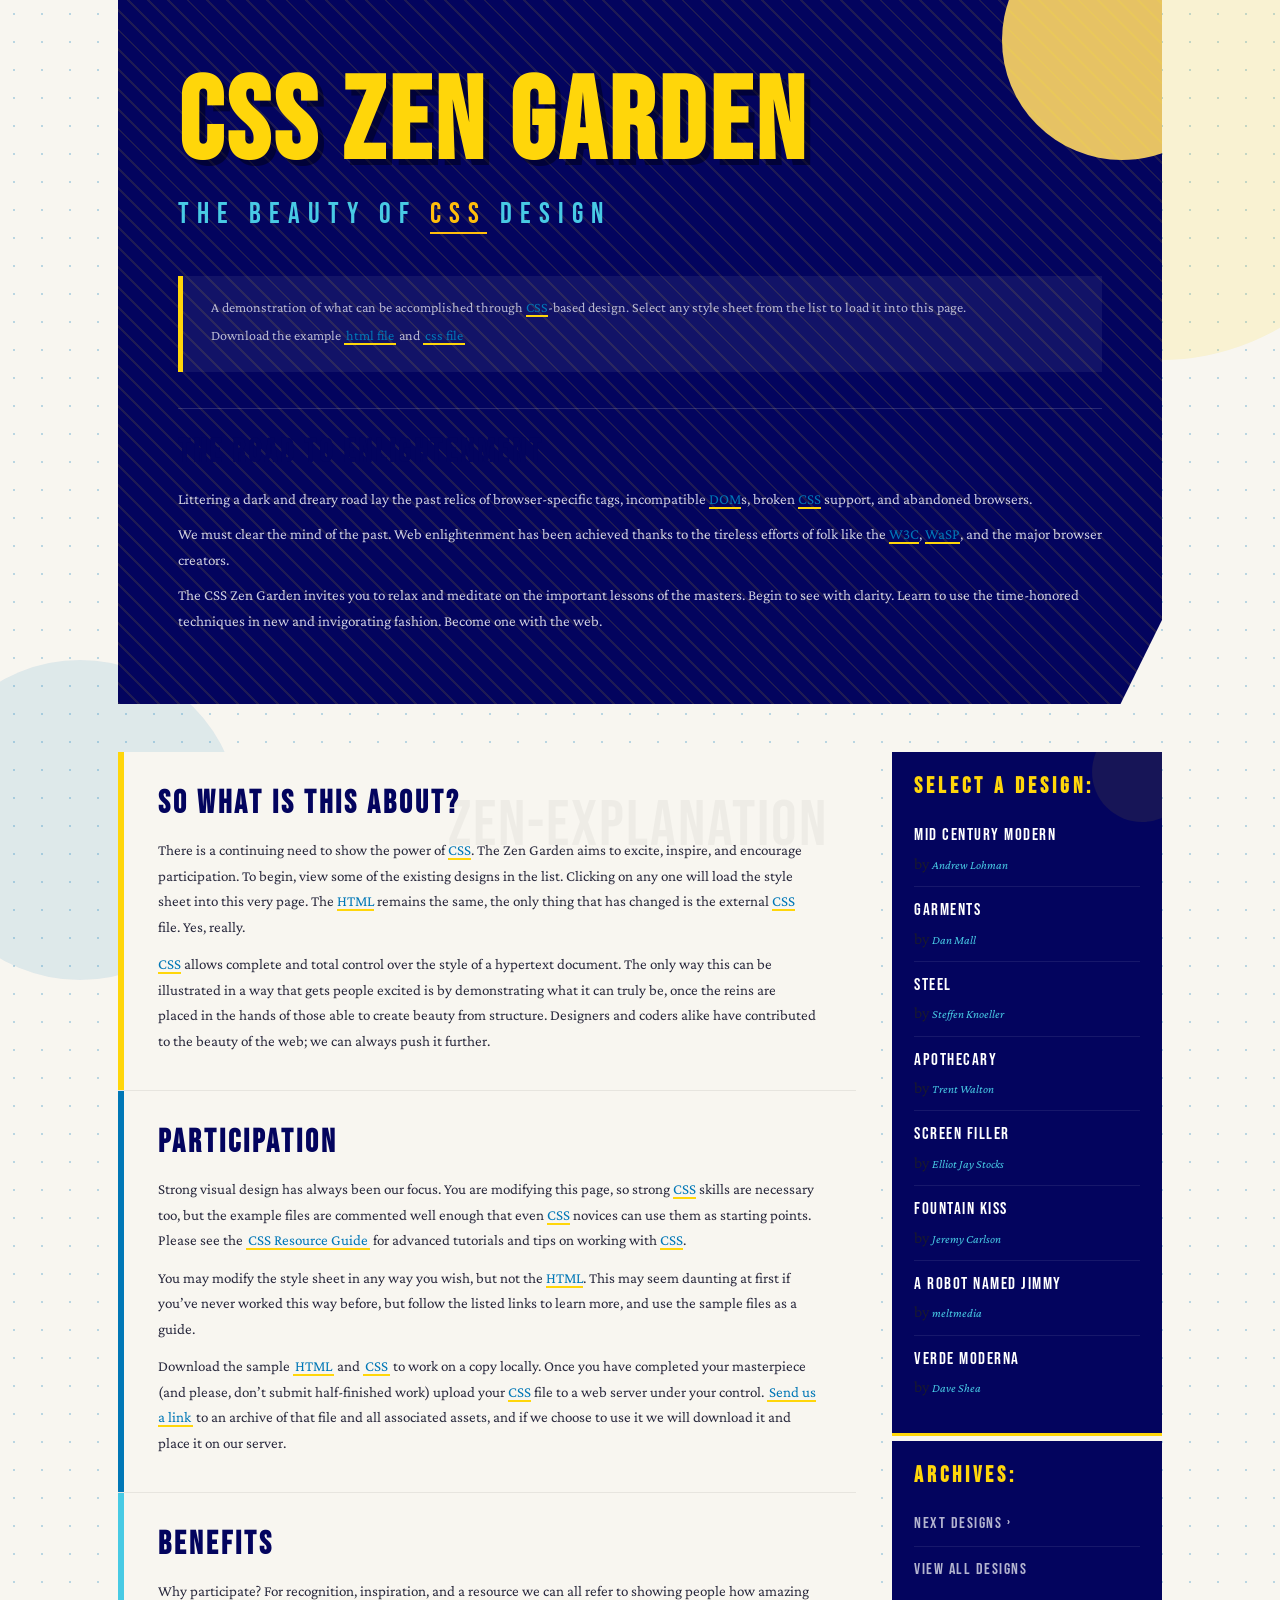
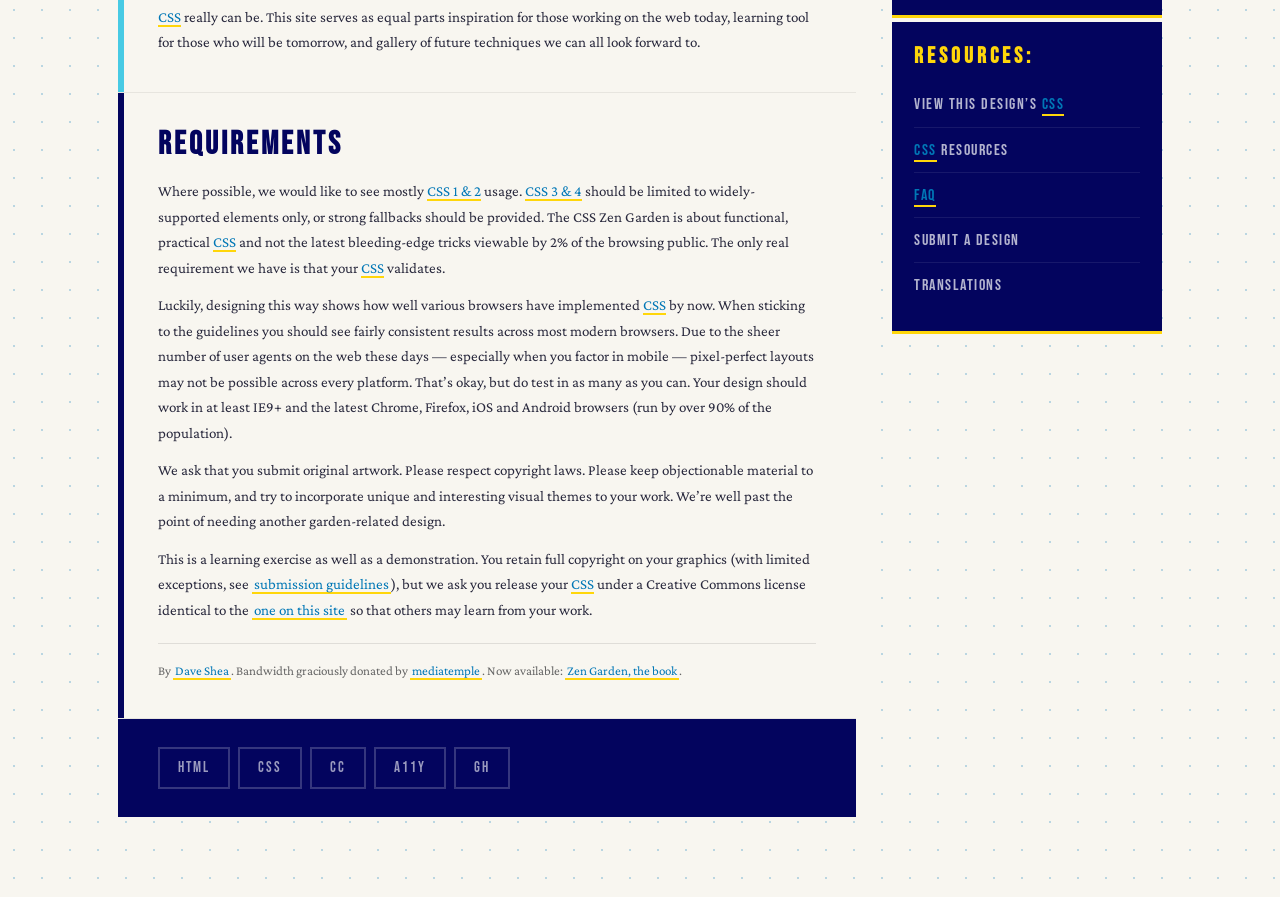
<file: cap08-09/at01.html>
<!DOCTYPE html>
<html lang="en">
<head>
	<meta charset="utf-8">
	<title>CSS Zen Garden: The Beauty of CSS Design</title>

	<link rel="stylesheet" media="screen" href="./at01.css">
	<link rel="alternate" type="application/rss+xml" title="RSS" href="http://www.csszengarden.com/zengarden.xml">

	<meta name="viewport" content="width=device-width, initial-scale=1.0">
	<meta name="author" content="Dave Shea">
	<meta name="description" content="A demonstration of what can be accomplished visually through CSS-based design.">
	<meta name="robots" content="all">


	<!--[if lt IE 9]>
	<script src="script/html5shiv.js"></script>
	<![endif]-->
</head>

<!--



	View source is a feature, not a bug. Thanks for your curiosity and
	interest in participating!

	Here are the submission guidelines for the new and improved csszengarden.com:

	- CSS3? Of course! Prefix for ALL browsers where necessary.
	- go responsive; test your layout at multiple screen sizes.
	- your browser testing baseline: IE9+, recent Chrome/Firefox/Safari, and iOS/Android
	- Graceful degradation is acceptable, and in fact highly encouraged.
	- use classes for styling. Don't use ids.
	- web fonts are cool, just make sure you have a license to share the files. Hosted
	  services that are applied via the CSS file (ie. Google Fonts) will work fine, but
	  most that require custom HTML won't. TypeKit is supported, see the readme on this
	  page for usage instructions: https://github.com/mezzoblue/csszengarden.com/

	And a few tips on building your CSS file:

	- use :first-child, :last-child and :nth-child to get at non-classed elements
	- use ::before and ::after to create pseudo-elements for extra styling
	- use multiple background images to apply as many as you need to any element
	- use the Kellum Method for image replacement, if still needed. http://goo.gl/GXxdI
	- don't rely on the extra divs at the bottom. Use ::before and ::after instead.

		
-->

<body id="css-zen-garden">
<div class="page-wrapper">

	<section class="intro" id="zen-intro">
		<header role="banner">
			<h1>CSS Zen Garden</h1>
			<h2>The Beauty of <abbr title="Cascading Style Sheets">CSS</abbr> Design</h2>
		</header>

		<div class="summary" id="zen-summary" role="article">
			<p>A demonstration of what can be accomplished through <abbr title="Cascading Style Sheets">CSS</abbr>-based design. Select any style sheet from the list to load it into this page.</p>
			<p>Download the example <a href="/examples/index" title="This page's source HTML code, not to be modified.">html file</a> and <a href="/examples/style.css" title="This page's sample CSS, the file you may modify.">css file</a></p>
		</div>

		<div class="preamble" id="zen-preamble" role="article">
			<h3>The Road to Enlightenment</h3>
			<p>Littering a dark and dreary road lay the past relics of browser-specific tags, incompatible <abbr title="Document Object Model">DOM</abbr>s, broken <abbr title="Cascading Style Sheets">CSS</abbr> support, and abandoned browsers.</p>
			<p>We must clear the mind of the past. Web enlightenment has been achieved thanks to the tireless efforts of folk like the <abbr title="World Wide Web Consortium">W3C</abbr>, <abbr title="Web Standards Project">WaSP</abbr>, and the major browser creators.</p>
			<p>The CSS Zen Garden invites you to relax and meditate on the important lessons of the masters. Begin to see with clarity. Learn to use the time-honored techniques in new and invigorating fashion. Become one with the web.</p>
		</div>
	</section>

	<div class="main supporting" id="zen-supporting" role="main">
		<div class="explanation" id="zen-explanation" role="article">
			<h3>So What is This About?</h3>
			<p>There is a continuing need to show the power of <abbr title="Cascading Style Sheets">CSS</abbr>. The Zen Garden aims to excite, inspire, and encourage participation. To begin, view some of the existing designs in the list. Clicking on any one will load the style sheet into this very page. The <abbr title="HyperText Markup Language">HTML</abbr> remains the same, the only thing that has changed is the external <abbr title="Cascading Style Sheets">CSS</abbr> file. Yes, really.</p>
			<p><abbr title="Cascading Style Sheets">CSS</abbr> allows complete and total control over the style of a hypertext document. The only way this can be illustrated in a way that gets people excited is by demonstrating what it can truly be, once the reins are placed in the hands of those able to create beauty from structure. Designers and coders alike have contributed to the beauty of the web; we can always push it further.</p>
		</div>

		<div class="participation" id="zen-participation" role="article">
			<h3>Participation</h3>
			<p>Strong visual design has always been our focus. You are modifying this page, so strong <abbr title="Cascading Style Sheets">CSS</abbr> skills are necessary too, but the example files are commented well enough that even <abbr title="Cascading Style Sheets">CSS</abbr> novices can use them as starting points. Please see the <a href="/pages/resources/" title="A listing of CSS-related resources"><abbr title="Cascading Style Sheets">CSS</abbr> Resource Guide</a> for advanced tutorials and tips on working with <abbr title="Cascading Style Sheets">CSS</abbr>.</p>
			<p>You may modify the style sheet in any way you wish, but not the <abbr title="HyperText Markup Language">HTML</abbr>. This may seem daunting at first if you&#8217;ve never worked this way before, but follow the listed links to learn more, and use the sample files as a guide.</p>
			<p>Download the sample <a href="/examples/index" title="This page's source HTML code, not to be modified.">HTML</a> and <a href="/examples/style.css" title="This page's sample CSS, the file you may modify.">CSS</a> to work on a copy locally. Once you have completed your masterpiece (and please, don&#8217;t submit half-finished work) upload your <abbr title="Cascading Style Sheets">CSS</abbr> file to a web server under your control. <a href="/pages/submit/" title="Use the contact form to send us your CSS file">Send us a link</a> to an archive of that file and all associated assets, and if we choose to use it we will download it and place it on our server.</p>
		</div>

		<div class="benefits" id="zen-benefits" role="article">
			<h3>Benefits</h3>
			<p>Why participate? For recognition, inspiration, and a resource we can all refer to showing people how amazing <abbr title="Cascading Style Sheets">CSS</abbr> really can be. This site serves as equal parts inspiration for those working on the web today, learning tool for those who will be tomorrow, and gallery of future techniques we can all look forward to.</p>
		</div>

		<div class="requirements" id="zen-requirements" role="article">
			<h3>Requirements</h3>
			<p>Where possible, we would like to see mostly <abbr title="Cascading Style Sheets, levels 1 and 2">CSS 1 &amp; 2</abbr> usage. <abbr title="Cascading Style Sheets, levels 3 and 4">CSS 3 &amp; 4</abbr> should be limited to widely-supported elements only, or strong fallbacks should be provided. The CSS Zen Garden is about functional, practical <abbr title="Cascading Style Sheets">CSS</abbr> and not the latest bleeding-edge tricks viewable by 2% of the browsing public. The only real requirement we have is that your <abbr title="Cascading Style Sheets">CSS</abbr> validates.</p>
			<p>Luckily, designing this way shows how well various browsers have implemented <abbr title="Cascading Style Sheets">CSS</abbr> by now. When sticking to the guidelines you should see fairly consistent results across most modern browsers. Due to the sheer number of user agents on the web these days &#8212; especially when you factor in mobile &#8212; pixel-perfect layouts may not be possible across every platform. That&#8217;s okay, but do test in as many as you can. Your design should work in at least IE9+ and the latest Chrome, Firefox, iOS and Android browsers (run by over 90% of the population).</p>
			<p>We ask that you submit original artwork. Please respect copyright laws. Please keep objectionable material to a minimum, and try to incorporate unique and interesting visual themes to your work. We&#8217;re well past the point of needing another garden-related design.</p>
			<p>This is a learning exercise as well as a demonstration. You retain full copyright on your graphics (with limited exceptions, see <a href="/pages/submit/guidelines/">submission guidelines</a>), but we ask you release your <abbr title="Cascading Style Sheets">CSS</abbr> under a Creative Commons license identical to the <a href="http://creativecommons.org/licenses/by-nc-sa/3.0/" title="View the Zen Garden's license information.">one on this site</a> so that others may learn from your work.</p>
			<p role="contentinfo">By <a href="http://www.mezzoblue.com/">Dave Shea</a>. Bandwidth graciously donated by <a href="http://www.mediatemple.net/">mediatemple</a>. Now available: <a href="http://www.amazon.com/exec/obidos/ASIN/0321303474/mezzoblue-20/">Zen Garden, the book</a>.</p>
		</div>

		<footer>
			<a href="http://validator.w3.org/check/referer" title="Check the validity of this site&#8217;s HTML" class="zen-validate-html">HTML</a>
			<a href="http://jigsaw.w3.org/css-validator/check/referer" title="Check the validity of this site&#8217;s CSS" class="zen-validate-css">CSS</a>
			<a href="http://creativecommons.org/licenses/by-nc-sa/3.0/" title="View the Creative Commons license of this site: Attribution-NonCommercial-ShareAlike." class="zen-license">CC</a>
			<a href="http://mezzoblue.com/zengarden/faq/#aaa" title="Read about the accessibility of this site" class="zen-accessibility">A11y</a>
			<a href="https://github.com/mezzoblue/csszengarden.com" title="Fork this site on Github" class="zen-github">GH</a>
		</footer>

	</div>


	<aside class="sidebar" role="complementary">
		<div class="wrapper">

			<div class="design-selection" id="design-selection">
				<h3 class="select">Select a Design:</h3>
				<nav role="navigation">
					<ul>
					<li>
						<a href="/221/" class="design-name">Mid Century Modern</a> by						<a href="http://andrewlohman.com/" class="designer-name">Andrew Lohman</a>
					</li>					<li>
						<a href="/220/" class="design-name">Garments</a> by						<a href="http://danielmall.com/" class="designer-name">Dan Mall</a>
					</li>					<li>
						<a href="/219/" class="design-name">Steel</a> by						<a href="http://steffen-knoeller.de" class="designer-name">Steffen Knoeller</a>
					</li>					<li>
						<a href="/218/" class="design-name">Apothecary</a> by						<a href="http://trentwalton.com" class="designer-name">Trent Walton</a>
					</li>					<li>
						<a href="/217/" class="design-name">Screen Filler</a> by						<a href="http://elliotjaystocks.com/" class="designer-name">Elliot Jay Stocks</a>
					</li>					<li>
						<a href="/216/" class="design-name">Fountain Kiss</a> by						<a href="http://jeremycarlson.com" class="designer-name">Jeremy Carlson</a>
					</li>					<li>
						<a href="/215/" class="design-name">A Robot Named Jimmy</a> by						<a href="http://meltmedia.com/" class="designer-name">meltmedia</a>
					</li>					<li>
						<a href="/214/" class="design-name">Verde Moderna</a> by						<a href="http://www.mezzoblue.com/" class="designer-name">Dave Shea</a>
					</li>					</ul>
				</nav>
			</div>

			<div class="design-archives" id="design-archives">
				<h3 class="archives">Archives:</h3>
				<nav role="navigation">
					<ul>
						<li class="next">
							<a href="/214/page1">
								Next Designs <span class="indicator">&rsaquo;</span>
							</a>
						</li>
						<li class="viewall">
							<a href="/pages/alldesigns/" title="View every submission to the Zen Garden.">
								View All Designs							</a>
						</li>
					</ul>
				</nav>
			</div>

			<div class="zen-resources" id="zen-resources">
				<h3 class="resources">Resources:</h3>
				<ul>
					<li class="view-css">
						<a href="style.css" title="View the source CSS file of the currently-viewed design.">
							View This Design&#8217;s <abbr title="Cascading Style Sheets">CSS</abbr>						</a>
					</li>
					<li class="css-resources">
						<a href="/pages/resources/" title="Links to great sites with information on using CSS.">
							<abbr title="Cascading Style Sheets">CSS</abbr> Resources						</a>
					</li>
					<li class="zen-faq">
						<a href="/pages/faq/" title="A list of Frequently Asked Questions about the Zen Garden.">
							<abbr title="Frequently Asked Questions">FAQ</abbr>						</a>
					</li>
					<li class="zen-submit">
						<a href="/pages/submit/" title="Send in your own CSS file.">
							Submit a Design						</a>
					</li>
					<li class="zen-translations">
						<a href="/pages/translations/" title="View translated versions of this page.">
							Translations						</a>
					</li>
				</ul>
			</div>
		</div>
	</aside>


</div>

<!--

	These superfluous divs/spans were originally provided as catch-alls to add extra imagery.
	These days we have full ::before and ::after support, favour using those instead.
	These only remain for historical design compatibility. They might go away one day.
		
-->
<div class="extra1" role="presentation"></div><div class="extra2" role="presentation"></div><div class="extra3" role="presentation"></div>
<div class="extra4" role="presentation"></div><div class="extra5" role="presentation"></div><div class="extra6" role="presentation"></div>

</body>
</html>
</file>
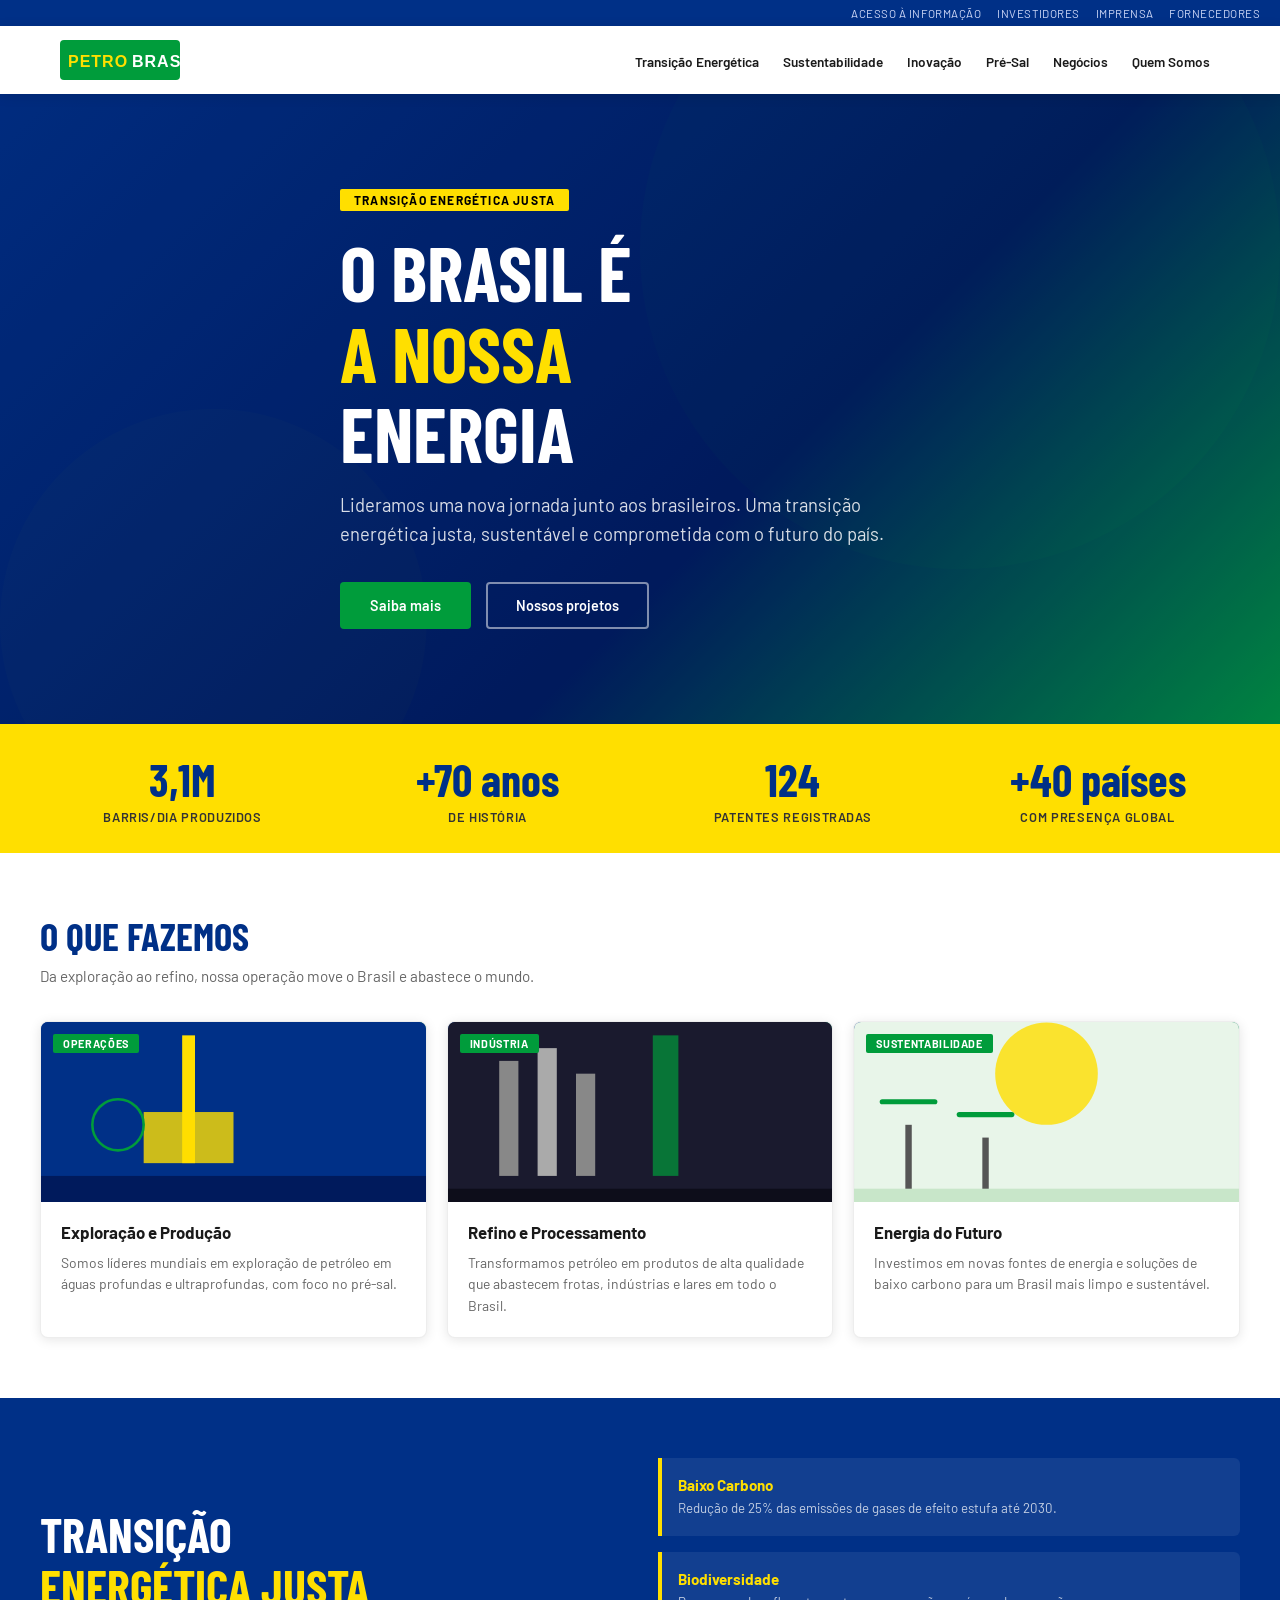
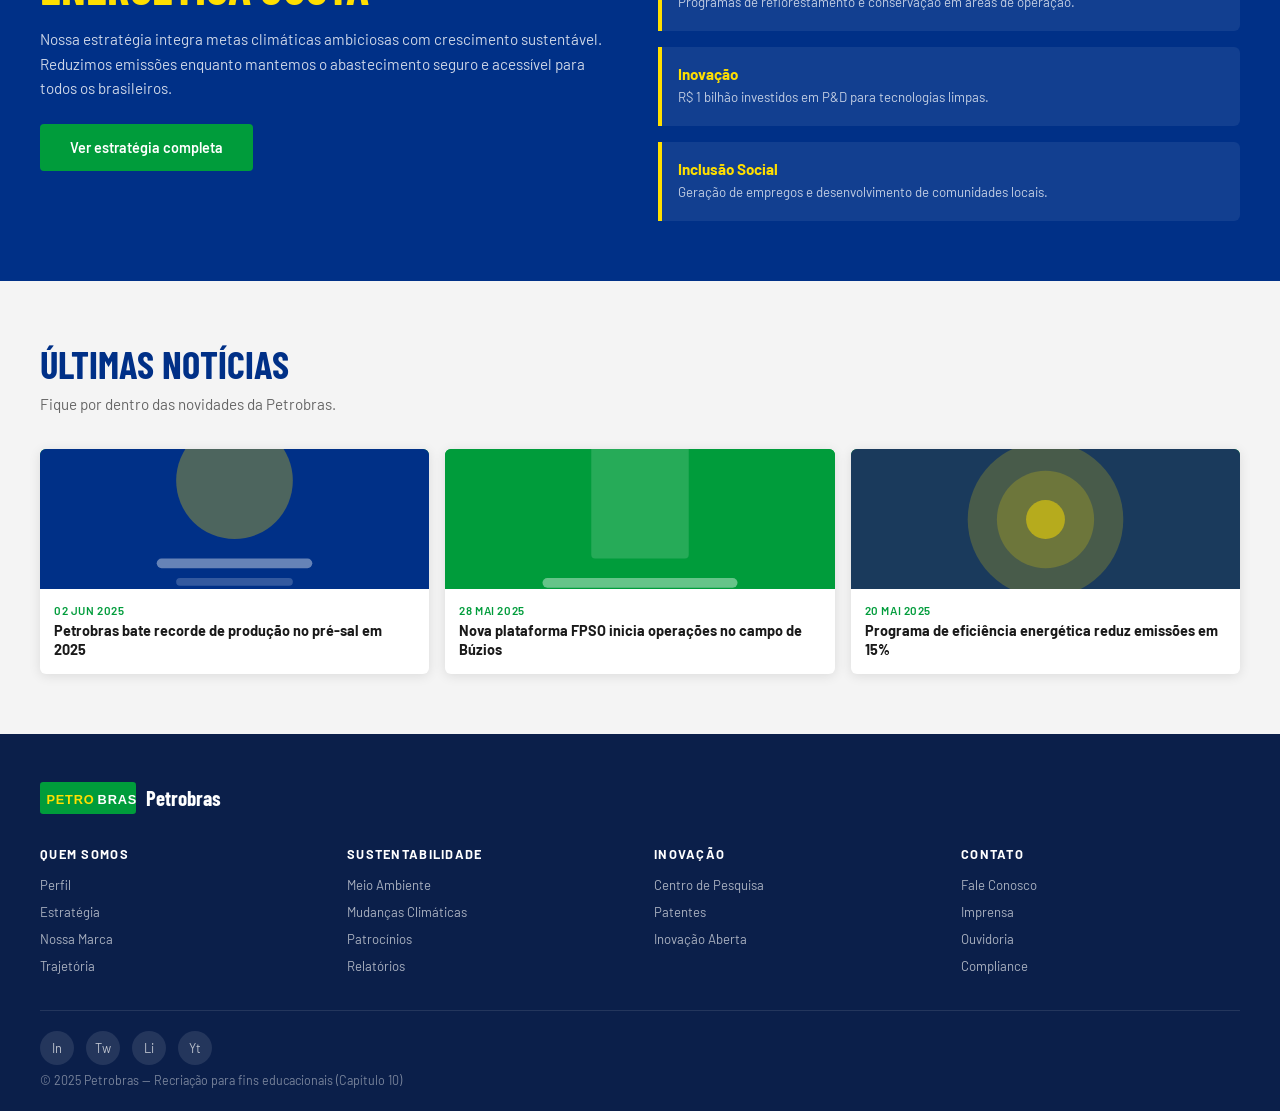
<file: cap10/at01.html>
<!DOCTYPE html>
<html lang="pt-BR">
<head>
  <meta charset="UTF-8">
  <meta name="viewport" content="width=device-width, initial-scale=1.0">
  <title>Petrobras — O Brasil é a nossa Energia</title>
  <link rel="stylesheet" href="at01.css">
</head>
<body>

<div class="topo-util">
  <a href="#">Acesso à Informação</a>
  <a href="#">Investidores</a>
  <a href="#">Imprensa</a>
  <a href="#">Fornecedores</a>
</div>

<header>
  <div class="header-inner">
    <div class="logo">
      <img src="assets/icons/logo-petrobras.svg" alt="Petrobras">
    </div>
    <nav>
      <ul>
        <li><a href="#">Transição Energética</a></li>
        <li><a href="#">Sustentabilidade</a></li>
        <li><a href="#">Inovação</a></li>
        <li><a href="#">Pré-Sal</a></li>
        <li><a href="#">Negócios</a></li>
        <li><a href="#">Quem Somos</a></li>
      </ul>
    </nav>
    <button class="menu-btn" aria-label="Menu">
      <span></span><span></span><span></span>
    </button>
  </div>
</header>

<section class="hero">
  <div class="hero-content">
    <span class="hero-tag">Transição Energética Justa</span>
    <h1>O Brasil é<br><em>a nossa</em><br>Energia</h1>
    <p>Lideramos uma nova jornada junto aos brasileiros. Uma transição energética justa, sustentável e comprometida com o futuro do país.</p>
    <div>
      <a href="#" class="btn btn-primario">Saiba mais</a>
      <a href="#" class="btn btn-secundario">Nossos projetos</a>
    </div>
  </div>
</section>

<div class="numeros">
  <div class="numeros-grid">
    <div class="numero-item">
      <strong>3,1M</strong>
      <span>Barris/dia produzidos</span>
    </div>
    <div class="numero-item">
      <strong>+70 anos</strong>
      <span>De história</span>
    </div>
    <div class="numero-item">
      <strong>124</strong>
      <span>Patentes registradas</span>
    </div>
    <div class="numero-item">
      <strong>+40 países</strong>
      <span>Com presença global</span>
    </div>
  </div>
</div>

<section class="secao">
  <div class="secao-topo">
    <h2>O que fazemos</h2>
    <p>Da exploração ao refino, nossa operação move o Brasil e abastece o mundo.</p>
  </div>
  <div class="cards-grid">
    <div class="card">
      <div class="card-img">
        <img src="assets/images/exploracao.svg" alt="Exploração e Produção">
        <span class="card-badge">Operações</span>
      </div>
      <div class="card-corpo">
        <h3>Exploração e Produção</h3>
        <p>Somos líderes mundiais em exploração de petróleo em águas profundas e ultraprofundas, com foco no pré-sal.</p>
      </div>
    </div>
    <div class="card">
      <div class="card-img">
        <img src="assets/images/refino.svg" alt="Refino">
        <span class="card-badge">Indústria</span>
      </div>
      <div class="card-corpo">
        <h3>Refino e Processamento</h3>
        <p>Transformamos petróleo em produtos de alta qualidade que abastecem frotas, indústrias e lares em todo o Brasil.</p>
      </div>
    </div>
    <div class="card">
      <div class="card-img">
        <img src="assets/images/energia.svg" alt="Energia Renovável">
        <span class="card-badge">Sustentabilidade</span>
      </div>
      <div class="card-corpo">
        <h3>Energia do Futuro</h3>
        <p>Investimos em novas fontes de energia e soluções de baixo carbono para um Brasil mais limpo e sustentável.</p>
      </div>
    </div>
  </div>
</section>

<section class="secao-destaque">
  <div class="destaque-inner">
    <div class="destaque-texto">
      <h2>Transição<br><em>Energética Justa</em></h2>
      <p>Nossa estratégia integra metas climáticas ambiciosas com crescimento sustentável. Reduzimos emissões enquanto mantemos o abastecimento seguro e acessível para todos os brasileiros.</p>
      <a href="#" class="btn btn-primario">Ver estratégia completa</a>
    </div>
    <div class="pilares">
      <div class="pilar">
        <h4>Baixo Carbono</h4>
        <p>Redução de 25% das emissões de gases de efeito estufa até 2030.</p>
      </div>
      <div class="pilar">
        <h4>Biodiversidade</h4>
        <p>Programas de reflorestamento e conservação em áreas de operação.</p>
      </div>
      <div class="pilar">
        <h4>Inovação</h4>
        <p>R$ 1 bilhão investidos em P&D para tecnologias limpas.</p>
      </div>
      <div class="pilar">
        <h4>Inclusão Social</h4>
        <p>Geração de empregos e desenvolvimento de comunidades locais.</p>
      </div>
    </div>
  </div>
</section>

<section class="secao secao-noticias">
  <div class="secao-topo">
    <h2>Últimas notícias</h2>
    <p>Fique por dentro das novidades da Petrobras.</p>
  </div>
  <div class="noticias-grid">
    <div class="noticia">
      <div class="noticia-img">
        <img src="assets/images/noticia1.svg" alt="Notícia 1">
      </div>
      <div class="noticia-info">
        <span class="noticia-data">02 Jun 2025</span>
        <h3>Petrobras bate recorde de produção no pré-sal em 2025</h3>
      </div>
    </div>
    <div class="noticia">
      <div class="noticia-img">
        <img src="assets/images/noticia2.svg" alt="Notícia 2">
      </div>
      <div class="noticia-info">
        <span class="noticia-data">28 Mai 2025</span>
        <h3>Nova plataforma FPSO inicia operações no campo de Búzios</h3>
      </div>
    </div>
    <div class="noticia">
      <div class="noticia-img">
        <img src="assets/images/noticia3.svg" alt="Notícia 3">
      </div>
      <div class="noticia-info">
        <span class="noticia-data">20 Mai 2025</span>
        <h3>Programa de eficiência energética reduz emissões em 15%</h3>
      </div>
    </div>
  </div>
</section>

<footer>
  <div class="footer-inner">
    <div class="footer-logo">
      <img src="assets/icons/logo-petrobras.svg" alt="Petrobras" style="height:32px">
      <span>Petrobras</span>
    </div>
    <div class="footer-cols">
      <div class="footer-col">
        <h4>Quem Somos</h4>
        <ul>
          <li><a href="#">Perfil</a></li>
          <li><a href="#">Estratégia</a></li>
          <li><a href="#">Nossa Marca</a></li>
          <li><a href="#">Trajetória</a></li>
        </ul>
      </div>
      <div class="footer-col">
        <h4>Sustentabilidade</h4>
        <ul>
          <li><a href="#">Meio Ambiente</a></li>
          <li><a href="#">Mudanças Climáticas</a></li>
          <li><a href="#">Patrocínios</a></li>
          <li><a href="#">Relatórios</a></li>
        </ul>
      </div>
      <div class="footer-col">
        <h4>Inovação</h4>
        <ul>
          <li><a href="#">Centro de Pesquisa</a></li>
          <li><a href="#">Patentes</a></li>
          <li><a href="#">Inovação Aberta</a></li>
        </ul>
      </div>
      <div class="footer-col">
        <h4>Contato</h4>
        <ul>
          <li><a href="#">Fale Conosco</a></li>
          <li><a href="#">Imprensa</a></li>
          <li><a href="#">Ouvidoria</a></li>
          <li><a href="#">Compliance</a></li>
        </ul>
      </div>
    </div>
    <div class="footer-bottom">
      <div class="redes">
        <a href="#" aria-label="Instagram">In</a>
        <a href="#" aria-label="Twitter">Tw</a>
        <a href="#" aria-label="LinkedIn">Li</a>
        <a href="#" aria-label="YouTube">Yt</a>
      </div>
      <p>© 2025 Petrobras — Recriação para fins educacionais (Capítulo 10)</p>
    </div>
  </div>
</footer>

</body>
</html>
</file>
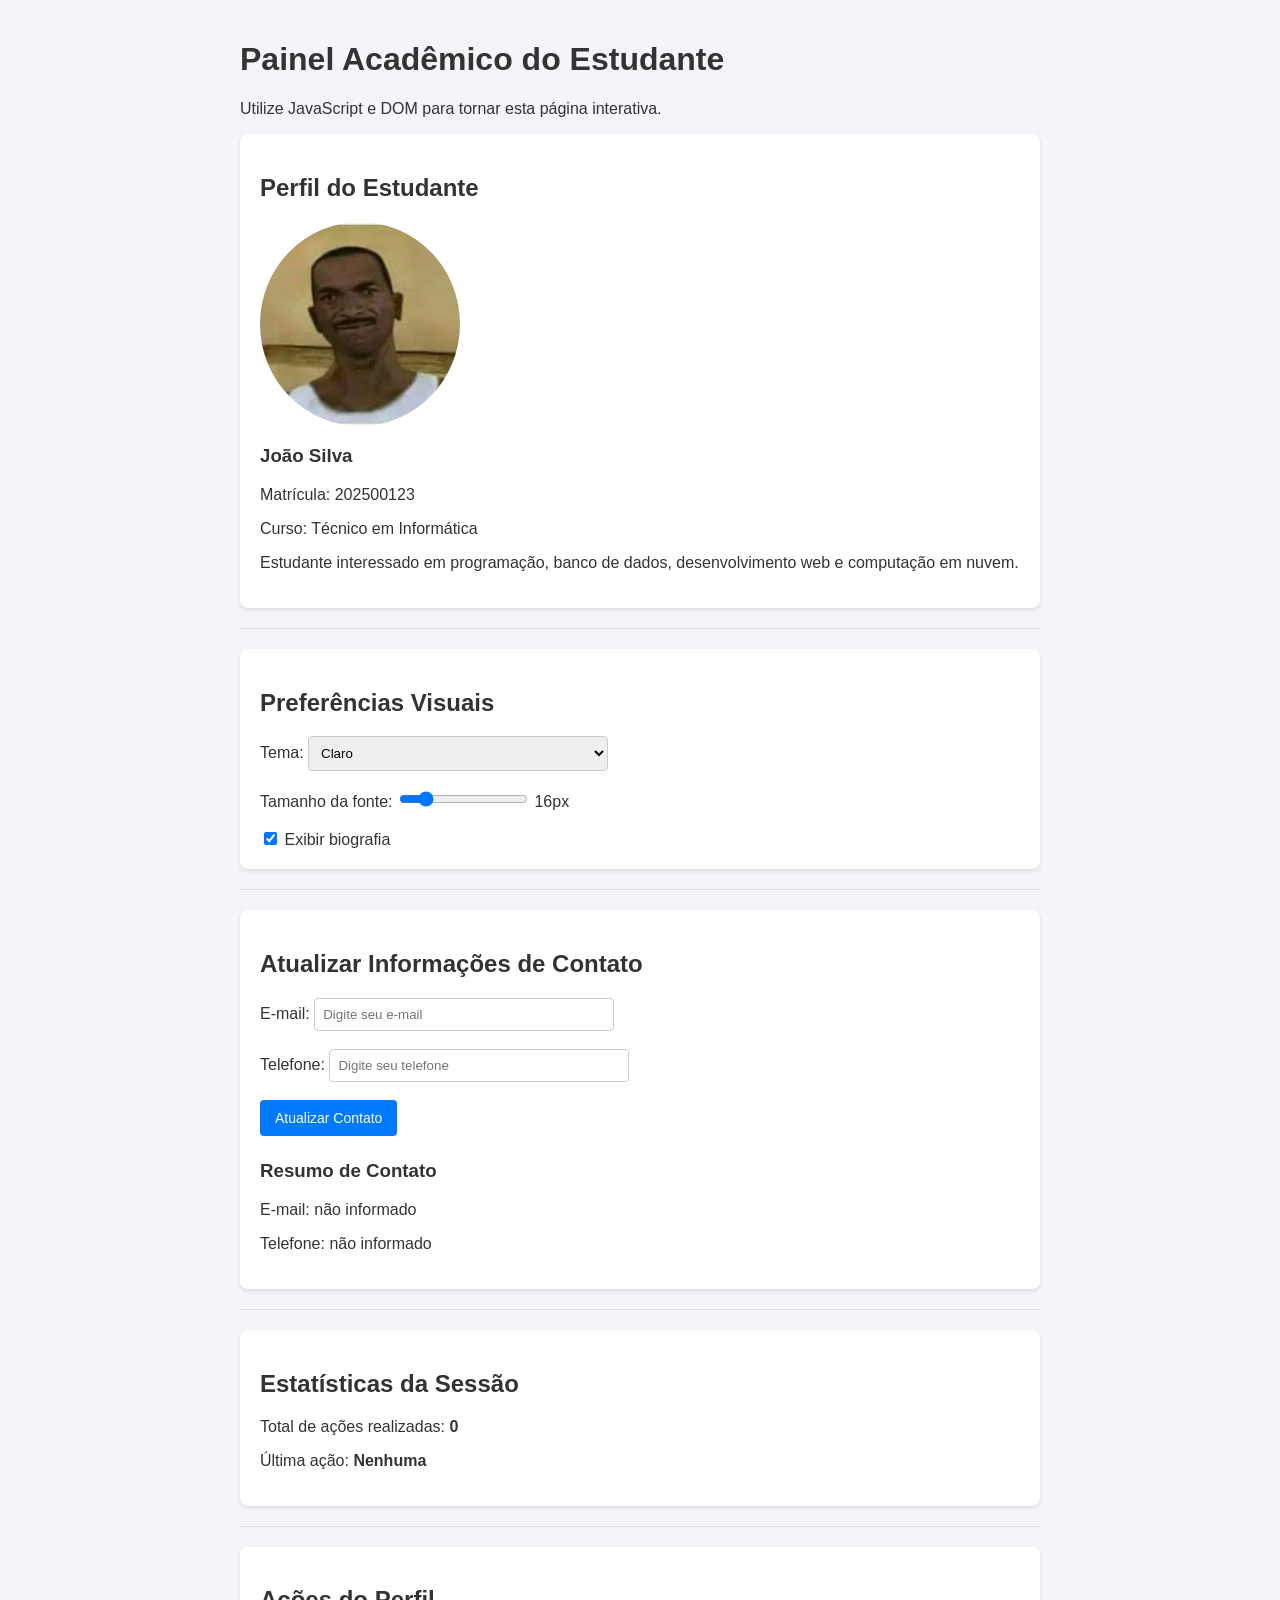
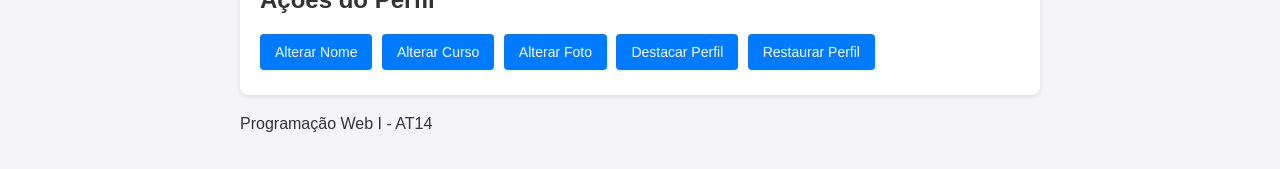
<file: cap14/at14.html>
<!DOCTYPE html>
<html lang="pt-BR">
<head>
    <meta charset="UTF-8">
    <meta name="viewport" content="width=device-width, initial-scale=1.0">
    <title>AT14 - Painel Acadêmico Interativo</title>

    <link rel="stylesheet" href="at14.css">
</head>
<body>

<header>
    <h1 id="tituloPagina">
        Painel Acadêmico do Estudante
    </h1>

    <p id="subtituloPagina">
        Utilize JavaScript e DOM para tornar esta página interativa.
    </p>
</header>

<main>

    <section id="perfil">

        <h2>Perfil do Estudante</h2>

        <img
            id="fotoPerfil"
            src="./images/cj.png"
            alt="Foto do estudante"
            width="200">

        <h3 id="nomePerfil">
            João Silva
        </h3>

        <p id="matriculaPerfil">
            Matrícula: 202500123
        </p>

        <p id="cursoPerfil">
            Curso: Técnico em Informática
        </p>

        <p id="biografiaPerfil">
            Estudante interessado em programação, banco de dados,
            desenvolvimento web e computação em nuvem.
        </p>

    </section>

    <hr>

    <section id="preferencias">

        <h2>Preferências Visuais</h2>

        <div>

            <label for="temaSelect">
                Tema:
            </label>

            <select id="temaSelect">

                <option value="claro">
                    Claro
                </option>

                <option value="escuro">
                    Escuro
                </option>

                <option value="azul">
                    Azul
                </option>

            </select>

        </div>

        <br>

        <div>

            <label for="fonteRange">
                Tamanho da fonte:
            </label>

            <input
                type="range"
                id="fonteRange"
                min="12"
                max="36"
                value="16">

            <span id="valorFonte">
                16px
            </span>

        </div>

        <br>

        <div>

            <input
                type="checkbox"
                id="mostrarBio"
                checked>

            <label for="mostrarBio">
                Exibir biografia
            </label>

        </div>

    </section>

    <hr>

    <section id="contato">

        <h2>Atualizar Informações de Contato</h2>

        <form>

            <div>

                <label for="emailInput">
                    E-mail:
                </label>

                <input
                    type="email"
                    id="emailInput"
                    placeholder="Digite seu e-mail">

            </div>

            <br>

            <div>

                <label for="telefoneInput">
                    Telefone:
                </label>

                <input
                    type="text"
                    id="telefoneInput"
                    placeholder="Digite seu telefone">

            </div>

            <br>

            <button
                type="button"
                id="btnAtualizarContato">

                Atualizar Contato

            </button>

        </form>

        <h3>Resumo de Contato</h3>

        <p id="emailExibido">
            E-mail: não informado
        </p>

        <p id="telefoneExibido">
            Telefone: não informado
        </p>

    </section>

    <hr>

    <section id="estatisticas">

        <h2>Estatísticas da Sessão</h2>

        <p>
            Total de ações realizadas:
            <strong id="contadorAcoes">
                0
            </strong>
        </p>

        <p>
            Última ação:
            <strong id="ultimaAcao">
                Nenhuma
            </strong>
        </p>

    </section>

    <hr>

    <section id="acoes">

        <h2>Ações do Perfil</h2>

        <button id="btnAlterarNome">
            Alterar Nome
        </button>

        <button id="btnAlterarCurso">
            Alterar Curso
        </button>

        <button id="btnAlterarFoto">
            Alterar Foto
        </button>

        <button id="btnDestacarPerfil">
            Destacar Perfil
        </button>

        <button id="btnRestaurar">
            Restaurar Perfil
        </button>

    </section>

</main>

<footer>

    <p>
        Programação Web I - AT14
    </p>

</footer>

<script src="at14.js"></script>

</body>
</html>
</file>
<file: cap08-09/at01.css>
@import url('https://fonts.googleapis.com/css2?family=Bebas+Neue&family=Crimson+Pro:ital,wght@0,300;0,400;0,600;1,400&display=swap');

:root {
  --navy:    #03045e;
  --blue:    #0077b6;
  --sky:     #48cae4;
  --yellow:  #ffd60a;
  --yllw2:   #ffbe0b;
  --white:   #f8f6f0;
  --black:   #0d0d0d;
  --ink:     #1a1a2e;
  --stripe:  repeating-linear-gradient(45deg, rgba(255,214,10,.18) 0px, rgba(255,214,10,.18) 2px, transparent 2px, transparent 14px);
  --dots:    radial-gradient(circle, rgba(0,119,182,.25) 1.5px, transparent 1.5px);
  --fh:      'Bebas Neue', Impact, sans-serif;
  --fb:      'Crimson Pro', Georgia, serif;
}

*, *::before, *::after { box-sizing: border-box; margin: 0; padding: 0; }

html { scroll-behavior: smooth; }

body {
  font-family: var(--fb);
  font-size: 16px;
  line-height: 1.7;
  color: var(--ink);
  background-color: var(--white);
  background-image: var(--dots);
  background-size: 28px 28px;
  overflow-x: hidden;
  cursor: crosshair;
}

body::before {
  content: '';
  position: fixed;
  top: -120px; right: -120px;
  width: 480px; height: 480px;
  border-radius: 50%;
  background: var(--yellow);
  opacity: .13;
  pointer-events: none;
  z-index: 0;
}

body::after {
  content: '';
  position: fixed;
  bottom: -80px; left: -80px;
  width: 320px; height: 320px;
  border-radius: 50%;
  background: var(--blue);
  opacity: .1;
  pointer-events: none;
  z-index: 0;
}

.page-wrapper {
  position: relative;
  z-index: 1;
  max-width: 1100px;
  margin: 0 auto;
  padding: 0 28px 80px;
  display: grid;
  grid-template-columns: 1fr 270px;
  gap: 0 36px;
}

.intro {
  grid-column: 1 / -1;
  background: var(--navy);
  padding: 70px 60px 60px;
  margin-bottom: 48px;
  position: relative;
  overflow: hidden;
  clip-path: polygon(0 0, 100% 0, 100% 88%, 96% 100%, 0 100%);
}

.intro::before {
  content: '';
  position: absolute;
  inset: 0;
  background: var(--stripe);
  opacity: .6;
}

.intro::after {
  content: '';
  position: absolute;
  top: 0; right: 0;
  width: 240px; height: 240px;
  background: var(--yellow);
  border-radius: 50%;
  transform: translate(80px, -80px);
  opacity: .9;
  mix-blend-mode: screen;
}

.intro header {
  position: relative;
  z-index: 2;
}

.intro header h1 {
  font-family: var(--fh);
  font-size: clamp(4rem, 9vw, 8rem);
  letter-spacing: 4px;
  line-height: .95;
  color: var(--yellow);
  text-shadow: 6px 6px 0 rgba(0,0,0,.4);
  margin-bottom: 12px;
}

.intro header h2 {
  font-family: var(--fh);
  font-size: clamp(1rem, 2.5vw, 1.8rem);
  letter-spacing: 8px;
  color: var(--sky);
  font-weight: 400;
}

.intro header h2 abbr {
  text-decoration: none;
  color: var(--yllw2);
  border-bottom: 2px solid var(--yllw2);
}

.summary {
  position: relative;
  z-index: 2;
  margin-top: 36px;
  padding: 20px 28px;
  border-left: 5px solid var(--yellow);
  background: rgba(255,255,255,.06);
}

.summary p { font-size: 14px; color: rgba(255,255,255,.7); margin-bottom: 4px; }

.preamble {
  margin-top: 36px;
  position: relative;
  z-index: 2;
  padding-top: 28px;
  border-top: 1px solid rgba(255,255,255,.15);
}

.preamble p { font-size: 15px; color: rgba(255,255,255,.8); margin-bottom: 10px; }

.main.supporting {
  grid-column: 1;
  display: flex;
  flex-direction: column;
  gap: 0;
}

.explanation, .participation, .benefits, .requirements {
  padding: 36px 40px;
  border-bottom: 1px solid rgba(0,0,0,.07);
  position: relative;
  background: var(--white);
  transition: background .2s;
}

.explanation:hover, .participation:hover,
.benefits:hover, .requirements:hover {
  background: #fff;
}

.explanation::before, .participation::before,
.benefits::before, .requirements::before {
  content: '';
  position: absolute;
  left: 0; top: 0; bottom: 0;
  width: 6px;
}

.explanation::before   { background: var(--yellow); }
.participation::before { background: var(--blue); }
.benefits::before      { background: var(--sky); }
.requirements::before  { background: var(--navy); }

.explanation::after {
  content: attr(id);
  position: absolute;
  top: 20px; right: 28px;
  font-family: var(--fh);
  font-size: 4rem;
  letter-spacing: 2px;
  color: rgba(0,0,0,.04);
  pointer-events: none;
  text-transform: uppercase;
}

h3 {
  font-family: var(--fh);
  font-size: 2rem;
  letter-spacing: 3px;
  color: var(--navy);
  margin-bottom: 18px;
  line-height: 1;
}

.main p {
  font-size: 15px;
  color: #2a2a3e;
  margin-bottom: 12px;
}

.main p:last-child { margin-bottom: 0; }

abbr {
  color: var(--blue);
  text-decoration: none;
  border-bottom: 2px solid var(--yellow);
  cursor: help;
}

p[role="contentinfo"] {
  font-size: 13px;
  color: #666;
  margin-top: 20px;
  padding-top: 16px;
  border-top: 1px solid rgba(0,0,0,.1);
}

a {
  color: var(--blue);
  text-decoration: none;
  border-bottom: 2px solid var(--yellow);
  transition: color .15s, background .15s;
  padding: 0 2px;
}

a:hover {
  color: var(--navy);
  background: var(--yellow);
  border-color: var(--yellow);
}

footer {
  display: flex;
  gap: 8px;
  flex-wrap: wrap;
  padding: 28px 40px;
  background: var(--navy);
}

footer a {
  font-family: var(--fh);
  font-size: .95rem;
  letter-spacing: 2px;
  padding: 6px 18px;
  border: 2px solid rgba(255,255,255,.2);
  color: rgba(255,255,255,.6);
  background: transparent;
  border-radius: 0;
  transition: border-color .2s, color .2s, background .2s;
}

footer a:hover {
  background: var(--yellow);
  border-color: var(--yellow);
  color: var(--navy);
}

.sidebar {
  grid-column: 2;
  grid-row: 2;
}

.sidebar .wrapper {
  position: sticky;
  top: 28px;
  display: flex;
  flex-direction: column;
  gap: 0;
}

.design-selection, .design-archives, .zen-resources {
  padding: 24px 22px;
  border-bottom: 3px solid var(--yellow);
  background: var(--navy);
  margin-bottom: 4px;
  position: relative;
  overflow: hidden;
}

.design-selection::after {
  content: '';
  position: absolute;
  top: -30px; right: -30px;
  width: 100px; height: 100px;
  background: var(--yellow);
  border-radius: 50%;
  opacity: .08;
}

.sidebar h3 {
  font-size: 1.4rem;
  color: var(--yellow);
  margin-bottom: 14px;
  letter-spacing: 4px;
}

.design-selection nav ul,
.design-archives nav ul,
.zen-resources ul { list-style: none; }

.design-selection nav li {
  padding: 9px 0;
  border-bottom: 1px solid rgba(255,255,255,.08);
}
.design-selection nav li:last-child { border: none; }

.design-name {
  display: block;
  font-family: var(--fh);
  font-size: 1.05rem;
  letter-spacing: 1.5px;
  color: #fff !important;
  border: none !important;
  background: none;
  padding: 0;
  transition: color .15s;
}
.design-name:hover { color: var(--yellow) !important; background: none; }

.designer-name {
  font-size: 12px;
  font-style: italic;
  color: var(--sky) !important;
  border: none !important;
  background: none;
  padding: 0;
}
.designer-name:hover { color: var(--yllw2) !important; background: none; }

.design-archives li,
.zen-resources li {
  padding: 8px 0;
  border-bottom: 1px solid rgba(255,255,255,.08);
}
.design-archives li:last-child,
.zen-resources li:last-child { border: none; }

.design-archives a,
.zen-resources a {
  font-family: var(--fh);
  font-size: 1rem;
  letter-spacing: 1.5px;
  color: rgba(255,255,255,.7) !important;
  border: none !important;
  background: none;
  padding: 0;
}
.design-archives a:hover,
.zen-resources a:hover { color: var(--yellow) !important; background: none; }

.extra1,.extra2,.extra3,.extra4,.extra5,.extra6 { display: none; }

.intro          { animation: reveal .8s cubic-bezier(.16,1,.3,1) both; }
.explanation    { animation: reveal .6s .08s cubic-bezier(.16,1,.3,1) both; }
.participation  { animation: reveal .6s .16s cubic-bezier(.16,1,.3,1) both; }
.benefits       { animation: reveal .6s .24s cubic-bezier(.16,1,.3,1) both; }
.requirements   { animation: reveal .6s .32s cubic-bezier(.16,1,.3,1) both; }
.design-selection { animation: reveal .5s .4s cubic-bezier(.16,1,.3,1) both; }
.design-archives  { animation: reveal .5s .48s cubic-bezier(.16,1,.3,1) both; }
.zen-resources    { animation: reveal .5s .56s cubic-bezier(.16,1,.3,1) both; }

@keyframes reveal {
  from { opacity: 0; transform: translateY(30px) scale(.98); }
  to   { opacity: 1; transform: translateY(0) scale(1); }
}

@media (max-width: 760px) {
  .page-wrapper { grid-template-columns: 1fr; padding: 0 16px 60px; }
  .intro { grid-column: 1; padding: 48px 28px 44px; clip-path: none; }
  .main.supporting, .sidebar { grid-column: 1; }
  .sidebar .wrapper { position: static; }
  .explanation, .participation, .benefits, .requirements { padding: 28px 22px; }
  .intro header h1 { font-size: clamp(3.2rem, 14vw, 5rem); }
}
</file>
<file: cap10/at01.css>
@import url('https://fonts.googleapis.com/css2?family=Barlow:wght@400;500;600;700&family=Barlow+Condensed:wght@600;700&display=swap');

:root {
  --verde: #009c3b;
  --amarelo: #ffdf00;
  --azul: #003087;
  --cinza: #f4f4f4;
  --texto: #1a1a1a;
  --branco: #ffffff;
  --sombra: 0 2px 12px rgba(0,0,0,.1);
}

@media (prefers-color-scheme: dark) {
  :root {
    --cinza: #1e1e1e;
    --texto: #eeeeee;
    --branco: #121212;
  }
}

*, *::before, *::after { box-sizing: border-box; margin: 0; padding: 0; }

body {
  font-family: 'Barlow', sans-serif;
  color: var(--texto);
  background: var(--branco);
  font-size: 16px;
}

img { max-width: 100%; height: auto; display: block; }
a { text-decoration: none; color: inherit; }
ul { list-style: none; }

.topo-util {
  background: var(--azul);
  padding: 6px 20px;
  display: flex;
  gap: 16px;
  flex-wrap: wrap;
  justify-content: flex-end;
}

.topo-util a {
  color: #ccd6f6;
  font-size: .72rem;
  letter-spacing: .04em;
  text-transform: uppercase;
  transition: color .2s;
}

.topo-util a:hover { color: var(--amarelo); }

header {
  background: var(--branco);
  box-shadow: var(--sombra);
  position: sticky;
  top: 0;
  z-index: 100;
}

.header-inner {
  max-width: 1200px;
  margin: 0 auto;
  padding: 14px 20px;
  display: flex;
  align-items: center;
  justify-content: space-between;
  gap: 16px;
}

.logo {
  display: flex;
  align-items: center;
  gap: 10px;
}

.logo img { height: 40px; width: auto; }

.logo span {
  font-family: 'Barlow Condensed', sans-serif;
  font-size: 1.4rem;
  font-weight: 700;
  color: var(--verde);
  letter-spacing: .02em;
}

nav { display: none; }

nav ul {
  display: flex;
  gap: 4px;
}

nav a {
  font-size: .85rem;
  font-weight: 600;
  padding: 6px 10px;
  border-radius: 4px;
  transition: background .2s, color .2s;
  color: var(--texto);
}

nav a:hover {
  background: var(--cinza);
  color: var(--verde);
}

.menu-btn {
  background: none;
  border: none;
  cursor: pointer;
  display: flex;
  flex-direction: column;
  gap: 5px;
  padding: 4px;
}

.menu-btn span {
  display: block;
  width: 24px;
  height: 2px;
  background: var(--texto);
  transition: all .3s;
}

.hero {
  background: linear-gradient(135deg, #003087 0%, #001a5c 60%, #009c3b 100%);
  min-height: 70vh;
  display: flex;
  align-items: center;
  position: relative;
  overflow: hidden;
  padding: 60px 20px;
}

.hero::before {
  content: '';
  position: absolute;
  inset: 0;
  background: url('assets/images/hero-bg.svg') center/cover no-repeat;
  opacity: .18;
}

.hero-content {
  position: relative;
  max-width: 600px;
  margin: 0 auto;
  text-align: center;
}

.hero-tag {
  display: inline-block;
  background: var(--amarelo);
  color: #000;
  font-size: .75rem;
  font-weight: 700;
  letter-spacing: .1em;
  text-transform: uppercase;
  padding: 4px 14px;
  border-radius: 2px;
  margin-bottom: 20px;
}

.hero h1 {
  font-family: 'Barlow Condensed', sans-serif;
  font-size: clamp(2.4rem, 7vw, 4.8rem);
  font-weight: 700;
  color: #fff;
  line-height: 1.05;
  margin-bottom: 18px;
  text-transform: uppercase;
}

.hero h1 em {
  font-style: normal;
  color: var(--amarelo);
}

.hero p {
  font-size: clamp(1rem, 2.5vw, 1.15rem);
  color: rgba(255,255,255,.85);
  line-height: 1.6;
  margin-bottom: 32px;
}

.btn {
  display: inline-flex;
  align-items: center;
  gap: 8px;
  padding: 13px 28px;
  border-radius: 4px;
  font-weight: 600;
  font-size: .9rem;
  transition: all .25s;
  cursor: pointer;
  border: 2px solid transparent;
}

.btn-primario {
  background: var(--verde);
  color: #fff;
}

.btn-primario:hover { background: #007a2f; }

.btn-secundario {
  background: transparent;
  color: #fff;
  border-color: rgba(255,255,255,.5);
  margin-left: 12px;
}

.btn-secundario:hover {
  background: rgba(255,255,255,.1);
  border-color: #fff;
}

.numeros {
  background: var(--amarelo);
  padding: 28px 20px;
}

.numeros-grid {
  max-width: 1200px;
  margin: 0 auto;
  display: grid;
  grid-template-columns: repeat(2, 1fr);
  gap: 20px;
  text-align: center;
}

.numero-item strong {
  display: block;
  font-family: 'Barlow Condensed', sans-serif;
  font-size: clamp(1.8rem, 5vw, 2.8rem);
  font-weight: 700;
  color: var(--azul);
}

.numero-item span {
  font-size: .8rem;
  font-weight: 600;
  color: #333;
  text-transform: uppercase;
  letter-spacing: .05em;
}

.secao {
  padding: 60px 20px;
}

.secao-topo {
  max-width: 1200px;
  margin: 0 auto 36px;
}

.secao-topo h2 {
  font-family: 'Barlow Condensed', sans-serif;
  font-size: clamp(1.6rem, 4vw, 2.4rem);
  font-weight: 700;
  text-transform: uppercase;
  color: var(--azul);
  margin-bottom: 8px;
}

.secao-topo p {
  color: #666;
  font-size: .95rem;
  max-width: 540px;
}

.cards-grid {
  max-width: 1200px;
  margin: 0 auto;
  display: grid;
  grid-template-columns: 1fr;
  gap: 20px;
}

.card {
  background: var(--branco);
  border-radius: 8px;
  box-shadow: var(--sombra);
  overflow: hidden;
  transition: transform .25s, box-shadow .25s;
  border: 1px solid rgba(0,0,0,.07);
}

.card:hover {
  transform: translateY(-4px);
  box-shadow: 0 8px 28px rgba(0,0,0,.14);
}

.card-img {
  height: 180px;
  background: linear-gradient(135deg, var(--azul), var(--verde));
  position: relative;
  overflow: hidden;
}

.card-img img {
  width: 100%;
  height: 100%;
  object-fit: cover;
}

.card-badge {
  position: absolute;
  top: 12px;
  left: 12px;
  background: var(--verde);
  color: #fff;
  font-size: .68rem;
  font-weight: 700;
  text-transform: uppercase;
  letter-spacing: .06em;
  padding: 3px 10px;
  border-radius: 2px;
}

.card-corpo {
  padding: 20px;
}

.card-corpo h3 {
  font-size: 1.05rem;
  font-weight: 700;
  margin-bottom: 8px;
  color: var(--texto);
  line-height: 1.3;
}

.card-corpo p {
  font-size: .87rem;
  color: #666;
  line-height: 1.55;
}

.secao-destaque {
  background: var(--azul);
  color: #fff;
  padding: 60px 20px;
}

.destaque-inner {
  max-width: 1200px;
  margin: 0 auto;
  display: flex;
  flex-direction: column;
  gap: 36px;
}

.destaque-texto h2 {
  font-family: 'Barlow Condensed', sans-serif;
  font-size: clamp(1.8rem, 5vw, 3rem);
  font-weight: 700;
  text-transform: uppercase;
  margin-bottom: 14px;
  line-height: 1.1;
}

.destaque-texto h2 em {
  font-style: normal;
  color: var(--amarelo);
}

.destaque-texto p {
  font-size: .95rem;
  color: rgba(255,255,255,.8);
  line-height: 1.6;
  margin-bottom: 24px;
}

.pilares {
  display: grid;
  grid-template-columns: 1fr;
  gap: 16px;
}

.pilar {
  background: rgba(255,255,255,.07);
  border-left: 4px solid var(--amarelo);
  padding: 18px 16px;
  border-radius: 0 6px 6px 0;
}

.pilar h4 {
  font-weight: 700;
  font-size: .95rem;
  margin-bottom: 5px;
  color: var(--amarelo);
}

.pilar p {
  font-size: .83rem;
  color: rgba(255,255,255,.75);
  line-height: 1.5;
}

.secao-noticias { background: var(--cinza); }

.noticias-grid {
  max-width: 1200px;
  margin: 0 auto;
  display: grid;
  grid-template-columns: 1fr;
  gap: 16px;
}

.noticia {
  background: var(--branco);
  border-radius: 6px;
  overflow: hidden;
  display: flex;
  box-shadow: var(--sombra);
  transition: transform .2s;
}

.noticia:hover { transform: translateY(-2px); }

.noticia-img {
  width: 100px;
  min-width: 100px;
  background: var(--verde);
  overflow: hidden;
}

.noticia-img img {
  width: 100%;
  height: 100%;
  object-fit: cover;
}

.noticia-info {
  padding: 14px;
  display: flex;
  flex-direction: column;
  justify-content: center;
}

.noticia-data {
  font-size: .72rem;
  color: var(--verde);
  font-weight: 600;
  text-transform: uppercase;
  letter-spacing: .05em;
  margin-bottom: 5px;
}

.noticia-info h3 {
  font-size: .9rem;
  font-weight: 700;
  line-height: 1.3;
  color: var(--texto);
}

footer {
  background: #0b1f4a;
  color: rgba(255,255,255,.75);
  padding: 48px 20px 24px;
}

.footer-inner {
  max-width: 1200px;
  margin: 0 auto;
}

.footer-logo {
  display: flex;
  align-items: center;
  gap: 10px;
  margin-bottom: 32px;
}

.footer-logo span {
  font-family: 'Barlow Condensed', sans-serif;
  font-size: 1.3rem;
  font-weight: 700;
  color: #fff;
}

.footer-cols {
  display: grid;
  grid-template-columns: 1fr 1fr;
  gap: 28px;
  margin-bottom: 36px;
}

.footer-col h4 {
  color: #fff;
  font-size: .8rem;
  font-weight: 700;
  text-transform: uppercase;
  letter-spacing: .1em;
  margin-bottom: 12px;
}

.footer-col ul {
  display: flex;
  flex-direction: column;
  gap: 8px;
}

.footer-col a {
  font-size: .82rem;
  color: rgba(255,255,255,.65);
  transition: color .2s;
}

.footer-col a:hover { color: var(--amarelo); }

.footer-bottom {
  border-top: 1px solid rgba(255,255,255,.1);
  padding-top: 20px;
  display: flex;
  flex-direction: column;
  gap: 8px;
}

.footer-bottom p { font-size: .78rem; color: rgba(255,255,255,.45); }

.redes {
  display: flex;
  gap: 12px;
}

.redes a {
  width: 34px;
  height: 34px;
  background: rgba(255,255,255,.1);
  border-radius: 50%;
  display: flex;
  align-items: center;
  justify-content: center;
  color: rgba(255,255,255,.7);
  font-size: .8rem;
  transition: background .2s, color .2s;
}

.redes a:hover {
  background: var(--verde);
  color: #fff;
}

@media (min-width: 600px) {
  .numeros-grid { grid-template-columns: repeat(4, 1fr); }
  .cards-grid { grid-template-columns: repeat(2, 1fr); }
  .pilares { grid-template-columns: repeat(2, 1fr); }
  .noticias-grid { grid-template-columns: repeat(2, 1fr); }
}

@media (min-width: 768px) {
  nav { display: flex; }
  .menu-btn { display: none; }
  .hero-content { text-align: left; }
  .hero { padding: 80px 40px; }
  .footer-cols { grid-template-columns: repeat(4, 1fr); }
}

@media (min-width: 1024px) {
  .cards-grid { grid-template-columns: repeat(3, 1fr); }
  .destaque-inner { flex-direction: row; align-items: center; }
  .destaque-texto { flex: 1; }
  .pilares { flex: 1; grid-template-columns: 1fr; }
  .noticias-grid { grid-template-columns: repeat(3, 1fr); }
  .noticia { flex-direction: column; }
  .noticia-img { width: 100%; min-width: unset; height: 140px; }
}
</file>
<file: cap14/at14.css>
body {
    font-family: Arial, sans-serif;
    background-color: #f4f4f9;
    color: #333;
    margin: 0;
    padding: 20px;
}

header, main, footer {
    max-width: 800px;
    margin: 0 auto;
}

section {
    background-color: #ffffff;
    padding: 20px;
    margin-bottom: 20px;
    border-radius: 8px;
    box-shadow: 0 2px 4px rgba(0,0,0,0.1);
}

hr {
    border: 0;
    height: 1px;
    background: #ddd;
    margin: 20px 0;
}

#fotoPerfil {
    border-radius: 50%;
    display: block;
    margin-bottom: 15px;
}

button {
    background-color: #007bff;
    color: white;
    border: none;
    padding: 10px 15px;
    font-size: 14px;
    border-radius: 4px;
    cursor: pointer;
    margin-right: 5px;
    margin-bottom: 5px;
    transition: background-color 0.2s;
}

button:hover {
    background-color: #0056b3;
}

input[type="text"], input[type="email"], select {
    padding: 8px;
    width: 100%;
    max-width: 300px;
    border: 1px solid #ccc;
    border-radius: 4px;
    box-sizing: border-box;
}

.destacado {
    border: 3px solid #ffc107;
    background-color: #fffdf3;
    box-shadow: 0 4px 15px rgba(255, 193, 7, 0.3);
}

body.escuro {
    background-color: #121212;
    color: #e0e0e0;
}

body.escuro section {
    background-color: #1e1e1e;
    color: #e0e0e0;
}

body.escuro button {
    background-color: #bb86fc;
    color: #000;
}

body.escuro button:hover {
    background-color: #9965db;
}

body.azul {
    background-color: #e3f2fd;
    color: #0d47a1;
}

body.azul section {
    background-color: #ffffff;
    border: 1px solid #bbdefb;
}

body.azul button {
    background-color: #1e88e5;
}

body.azul button:hover {
    background-color: #1565c0;
}
</file>
